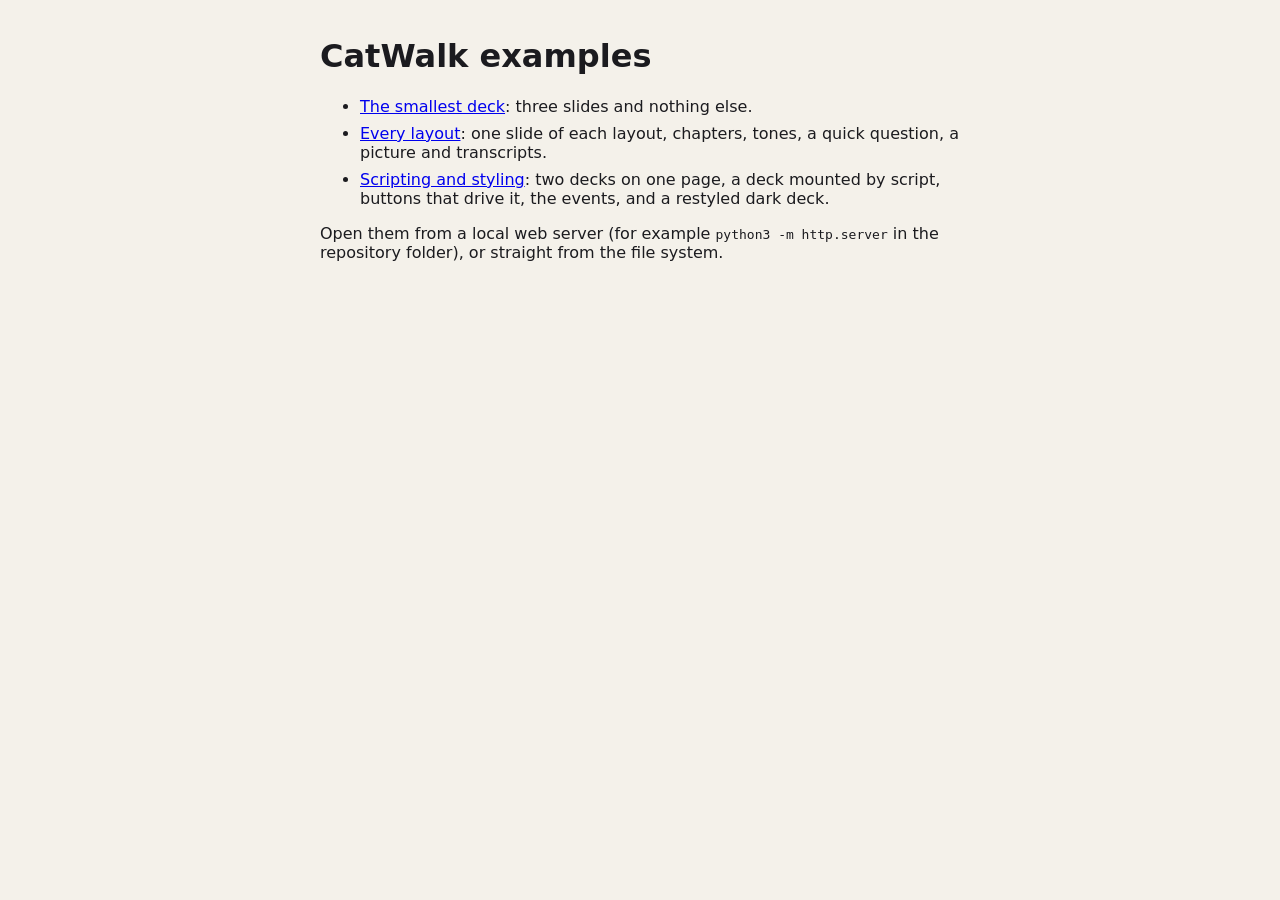
<file: examples/index.html>
<!doctype html>
<html lang="en">
<head>
  <meta charset="utf-8">
  <meta name="viewport" content="width=device-width, initial-scale=1">
  <title>CatWalk examples</title>
  <style>
    body { font-family: system-ui, sans-serif; margin: 0; padding: 1rem; background: #F4F1EA; color: #1B1B1F; }
    main { max-width: 40rem; margin: 0 auto; }
    li { margin: 0.5rem 0; }
  </style>
</head>
<body>
<main>
  <h1>CatWalk examples</h1>
  <ul>
    <li><a href="minimal.html">The smallest deck</a>: three slides and nothing else.</li>
    <li><a href="layouts.html">Every layout</a>: one slide of each layout, chapters, tones, a quick question, a picture and transcripts.</li>
    <li><a href="scripting.html">Scripting and styling</a>: two decks on one page, a deck mounted by script, buttons that drive it, the events, and a restyled dark deck.</li>
  </ul>
  <p>Open them from a local web server (for example <code>python3 -m http.server</code> in the repository folder),
    or straight from the file system.</p>
</main>
</body>
</html>
</file>
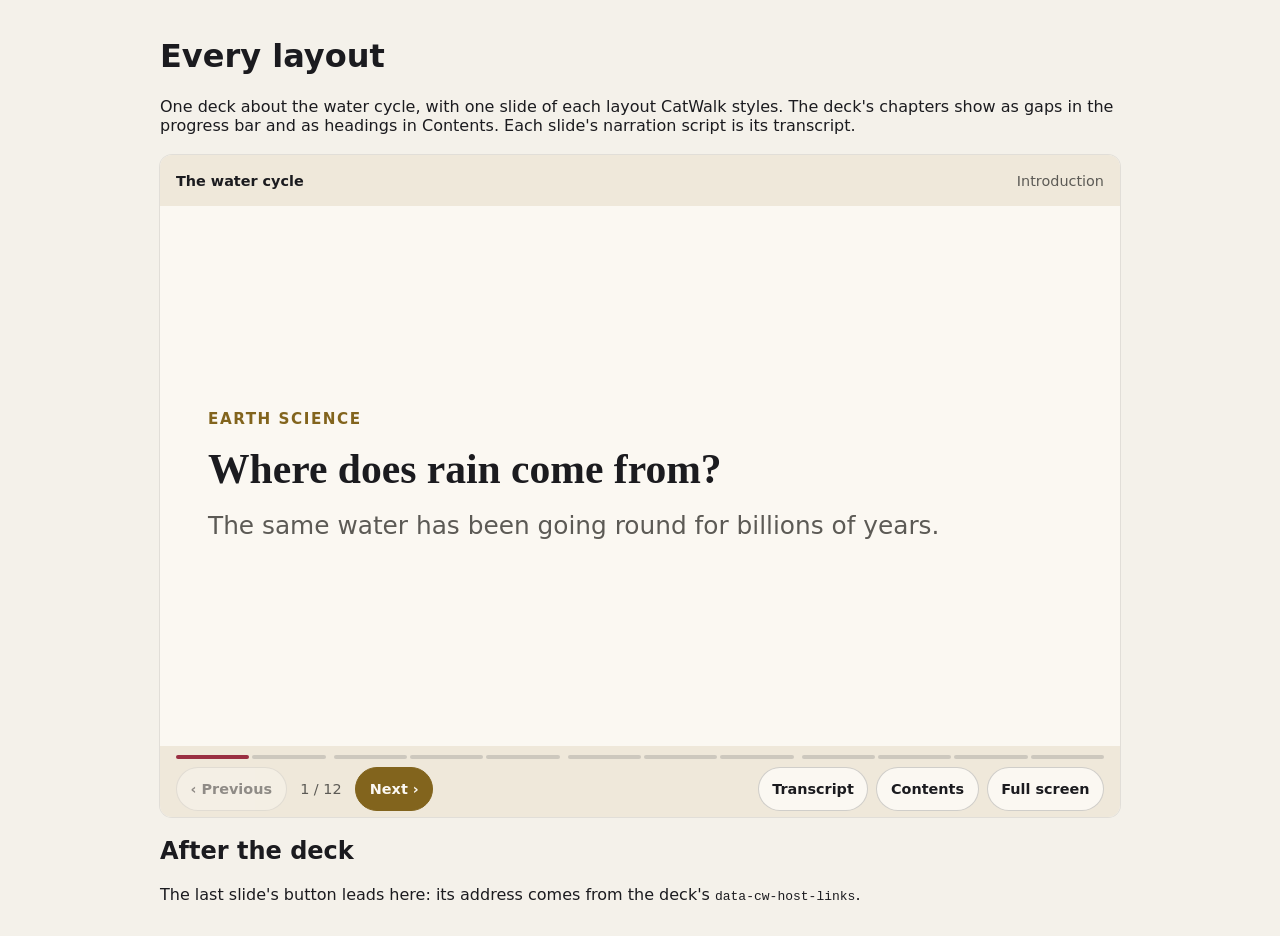
<file: examples/layouts.html>
<!doctype html>
<html lang="en">
<head>
  <meta charset="utf-8">
  <meta name="viewport" content="width=device-width, initial-scale=1">
  <title>CatWalk: every layout</title>
  <link rel="stylesheet" href="../catwalk.css">
  <style>
    body { font-family: system-ui, sans-serif; margin: 0; padding: 1rem; background: #F4F1EA; color: #1B1B1F; }
    main { max-width: 60rem; margin: 0 auto; }
  </style>
</head>
<body>
<main>
  <h1>Every layout</h1>
  <p>One deck about the water cycle, with one slide of each layout CatWalk styles. The deck's chapters show as gaps in
    the progress bar and as headings in Contents. Each slide's narration script is its transcript.</p>

  <div class="cw-deck" data-cw-key="water-cycle" data-cw-title="The water cycle" data-cw-host-links='{"continue": "#after-the-deck"}' lang="en">

    <section class="cw-slide" data-cw-layout="title" data-cw-title="Welcome" data-cw-chapter="Introduction">
      <p class="cw-kicker">Earth science</p>
      <h2>Where does rain come from?</h2>
      <p class="cw-sub">The same water has been going round for billions of years.</p>
      <aside class="cw-notes">Every drop of rain has fallen before. In the next few minutes we follow one drop all the way round.</aside>
    </section>

    <section class="cw-slide" data-cw-layout="statement" data-cw-title="The big idea" data-cw-tone="alt">
      <p class="cw-big">Water is never used up. It only moves and changes form.</p>
      <p class="cw-source">The idea at the heart of the water cycle</p>
      <aside class="cw-notes">Keep this one idea in mind: nothing is lost, it only moves.</aside>
    </section>

    <section class="cw-slide" data-cw-layout="points" data-cw-title="Four stages" data-cw-chapter="The cycle">
      <h2>The cycle has four stages</h2>
      <ol>
        <li class="cw-step">Evaporation: the sun warms water into vapour</li>
        <li class="cw-step">Condensation: the vapour cools into cloud droplets</li>
        <li class="cw-step">Precipitation: the droplets fall as rain, hail or snow</li>
        <li class="cw-step">Collection: the water gathers in seas, lakes and the ground</li>
      </ol>
      <aside class="cw-notes">Press Next to reveal each stage in turn.</aside>
    </section>

    <section class="cw-slide" data-cw-layout="compare" data-cw-title="Vapour or cloud">
      <h2>Vapour and cloud are not the same</h2>
      <div class="cw-cols">
        <div class="cw-col">
          <h3>Water vapour</h3>
          <ul>
            <li>A gas</li>
            <li>Invisible</li>
            <li>Always in the air around us</li>
          </ul>
        </div>
        <div class="cw-col">
          <h3>A cloud</h3>
          <p>Tiny drops of liquid water or ice crystals, floating because they are so small. That is why you can see it.</p>
        </div>
      </div>
    </section>

    <section class="cw-slide" id="slide-picture" data-cw-layout="picture" data-cw-title="The cycle drawn">
      <h2>The whole cycle in one picture</h2>
      <figure class="cw-figure">
        <div class="cw-svg" role="img" aria-label="The sun warms the sea, vapour rises into a cloud, rain falls on a hill and runs back to the sea.">
          <svg xmlns="http://www.w3.org/2000/svg" viewBox="0 0 640 300">
            <rect width="640" height="300" fill="#DCEBF5"/>
            <circle cx="90" cy="70" r="38" fill="#F2B632"/>
            <path d="M0 240 Q160 220 320 240 L320 300 L0 300 Z" fill="#2E6FA3"/>
            <path d="M300 300 L430 170 L560 300 Z" fill="#6E8B4E"/>
            <g fill="#FFFFFF"><circle cx="400" cy="80" r="30"/><circle cx="440" cy="70" r="38"/><circle cx="485" cy="82" r="28"/></g>
            <g stroke="#2E6FA3" stroke-width="3" stroke-linecap="round"><path d="M420 130 L410 150"/><path d="M445 130 L435 150"/><path d="M470 130 L460 150"/></g>
            <g fill="none" stroke="#B4632A" stroke-width="3" stroke-dasharray="6 6"><path d="M160 225 Q250 150 370 95"/><path d="M480 250 Q400 280 330 250"/></g>
            <g font-family="sans-serif" font-size="16" fill="#1B1B1F"><text x="170" y="180">evaporation</text><text x="430" y="40">condensation</text><text x="495" y="145">rain</text><text x="350" y="285">runs back</text></g>
          </svg>
        </div>
        <figcaption>The sun lifts water from the sea, and gravity brings it back.</figcaption>
      </figure>
    </section>

    <section class="cw-slide" data-cw-layout="number" data-cw-title="A striking figure" data-cw-chapter="Some numbers">
      <p class="cw-big">97%</p>
      <p class="cw-label">of the Earth's water is salty sea water. Most of the fresh water is frozen in ice caps and glaciers.</p>
      <p class="cw-source">Approximate share of all water on Earth</p>
    </section>

    <section class="cw-slide" data-cw-layout="timeline" data-cw-title="A drop's journey">
      <h2>One drop's journey</h2>
      <ol class="cw-timeline">
        <li class="cw-step"><b class="cw-when">Morning</b> Sun warms the sea and the drop evaporates</li>
        <li class="cw-step"><b class="cw-when">Afternoon</b> It rises, cools and joins a cloud</li>
        <li class="cw-step"><b class="cw-when">Evening</b> It falls as rain on a hillside</li>
        <li class="cw-step"><b class="cw-when">Weeks later</b> A river carries it back to the sea</li>
      </ol>
    </section>

    <section class="cw-slide" data-cw-layout="steps" data-cw-title="Try it at home">
      <h2>Make a cloud in a jar</h2>
      <ol class="cw-steps">
        <li class="cw-step">Pour a little hot water into a glass jar</li>
        <li class="cw-step">Put a plate of ice on top of the jar</li>
        <li class="cw-step">Watch the warm, damp air cool under the ice</li>
        <li class="cw-step">See droplets form a small cloud inside</li>
      </ol>
    </section>

    <section class="cw-slide" data-cw-layout="case" data-cw-title="A puzzle" data-cw-chapter="Check yourself">
      <h2>The cold glass</h2>
      <div class="cw-facts"><p>On a hot day you take a glass of iced water outside. Within minutes the outside of the glass is wet, though none spilled.</p></div>
      <p class="cw-question">Where did the water on the glass come from?</p>
      <div class="cw-outcome cw-step"><p>From the air. The cold glass cooled the vapour around it until it condensed, the same step that makes clouds.</p></div>
      <aside class="cw-notes">Think about it before you press Next. The answer appears on this slide.</aside>
    </section>

    <section class="cw-slide" data-cw-layout="check" data-cw-title="A quick question">
      <h2>Which stage turns vapour into cloud droplets?</h2>
      <ol class="cw-options" data-cw-answer="1">
        <li>Evaporation</li>
        <li>Condensation</li>
        <li>Precipitation</li>
      </ol>
      <details class="cw-explain">
        <summary>Show the answer</summary>
        <p>Condensation. As vapour rises it cools, and cooler air holds less vapour, so it condenses into droplets.</p>
      </details>
    </section>

    <section class="cw-slide" data-cw-layout="cta" data-cw-title="Go further" data-cw-tone="accent">
      <h2>Want to see it again?</h2>
      <p>Jump back to the picture of the whole cycle, or carry on reading below.</p>
      <p class="cw-actions">
        <a class="cw-action" data-cw-action="goto" data-cw-target="slide-picture" href="#slide-picture">See the picture again</a>
      </p>
    </section>

    <section class="cw-slide" data-cw-layout="next" data-cw-title="Up next">
      <h2>Now read on</h2>
      <p>Below the deck, the next part of the page explains why some places get more rain than others.</p>
      <a class="cw-action" data-cw-action="continue" href="#">Carry on reading</a>
    </section>
  </div>

  <h2 id="after-the-deck">After the deck</h2>
  <p>The last slide's button leads here: its address comes from the deck's <code>data-cw-host-links</code>.</p>
</main>
<script src="../catwalk.js"></script>
</body>
</html>
</file>
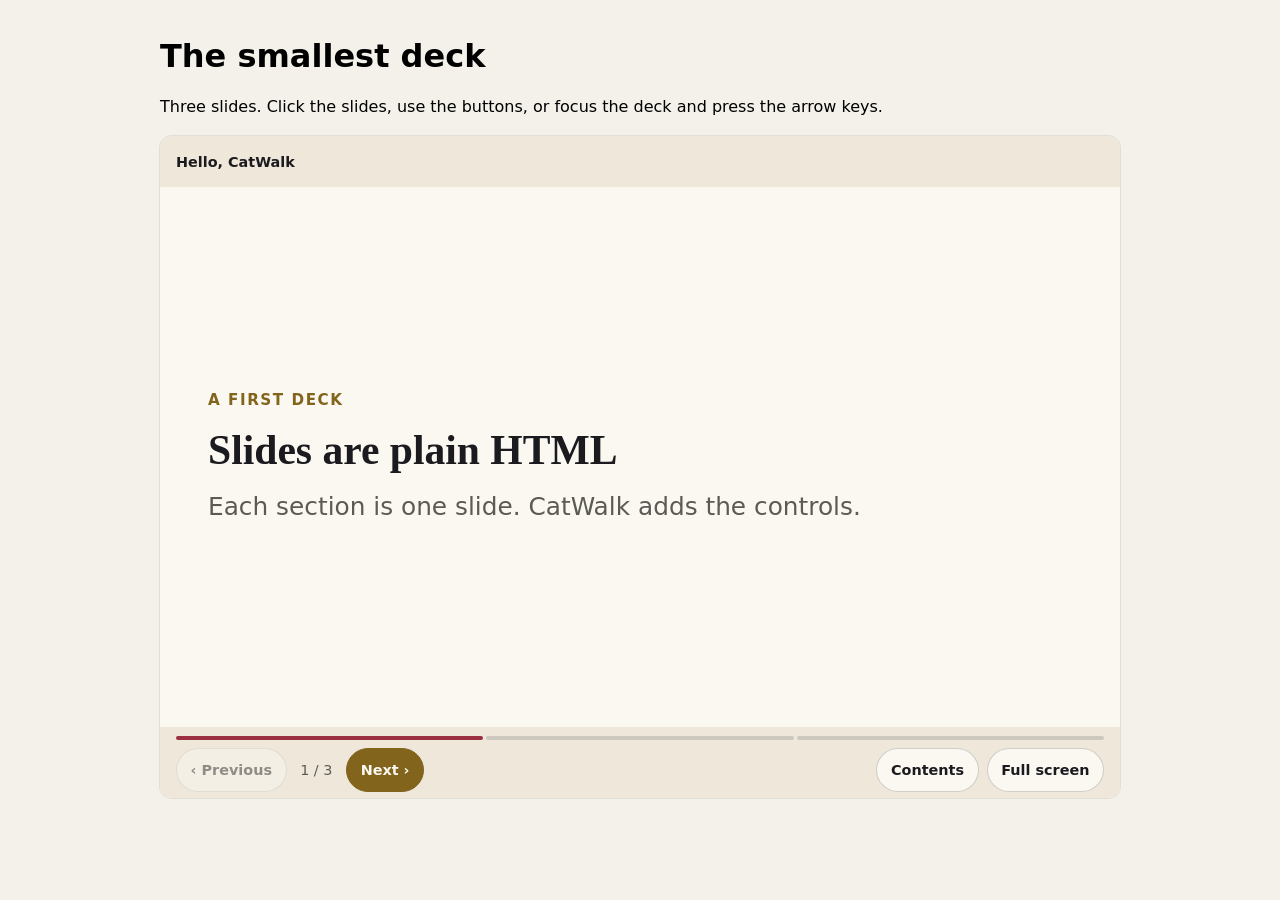
<file: examples/minimal.html>
<!doctype html>
<html lang="en">
<head>
  <meta charset="utf-8">
  <meta name="viewport" content="width=device-width, initial-scale=1">
  <title>CatWalk: the smallest deck</title>
  <link rel="stylesheet" href="../catwalk.css">
  <style>
    body { font-family: system-ui, sans-serif; margin: 0; padding: 1rem; background: #F4F1EA; }
    main { max-width: 60rem; margin: 0 auto; }
  </style>
</head>
<body>
<main>
  <h1>The smallest deck</h1>
  <p>Three slides. Click the slides, use the buttons, or focus the deck and press the arrow keys.</p>

  <div class="cw-deck" data-cw-title="Hello, CatWalk">
    <section class="cw-slide" data-cw-title="Welcome">
      <p class="cw-kicker">A first deck</p>
      <h2>Slides are plain HTML</h2>
      <p class="cw-sub">Each section is one slide. CatWalk adds the controls.</p>
    </section>

    <section class="cw-slide" data-cw-title="Points that build">
      <h2>Next reveals one point at a time</h2>
      <ul>
        <li class="cw-step">Give a list item the class cw-step</li>
        <li class="cw-step">Each press of Next shows the next one</li>
        <li class="cw-step">After the last, Next moves to the next slide</li>
      </ul>
    </section>

    <section class="cw-slide" data-cw-title="The end">
      <h2>That is all it takes</h2>
      <p>Without JavaScript the same page shows every slide in order.</p>
    </section>
  </div>
</main>
<script src="../catwalk.js"></script>
</body>
</html>
</file>
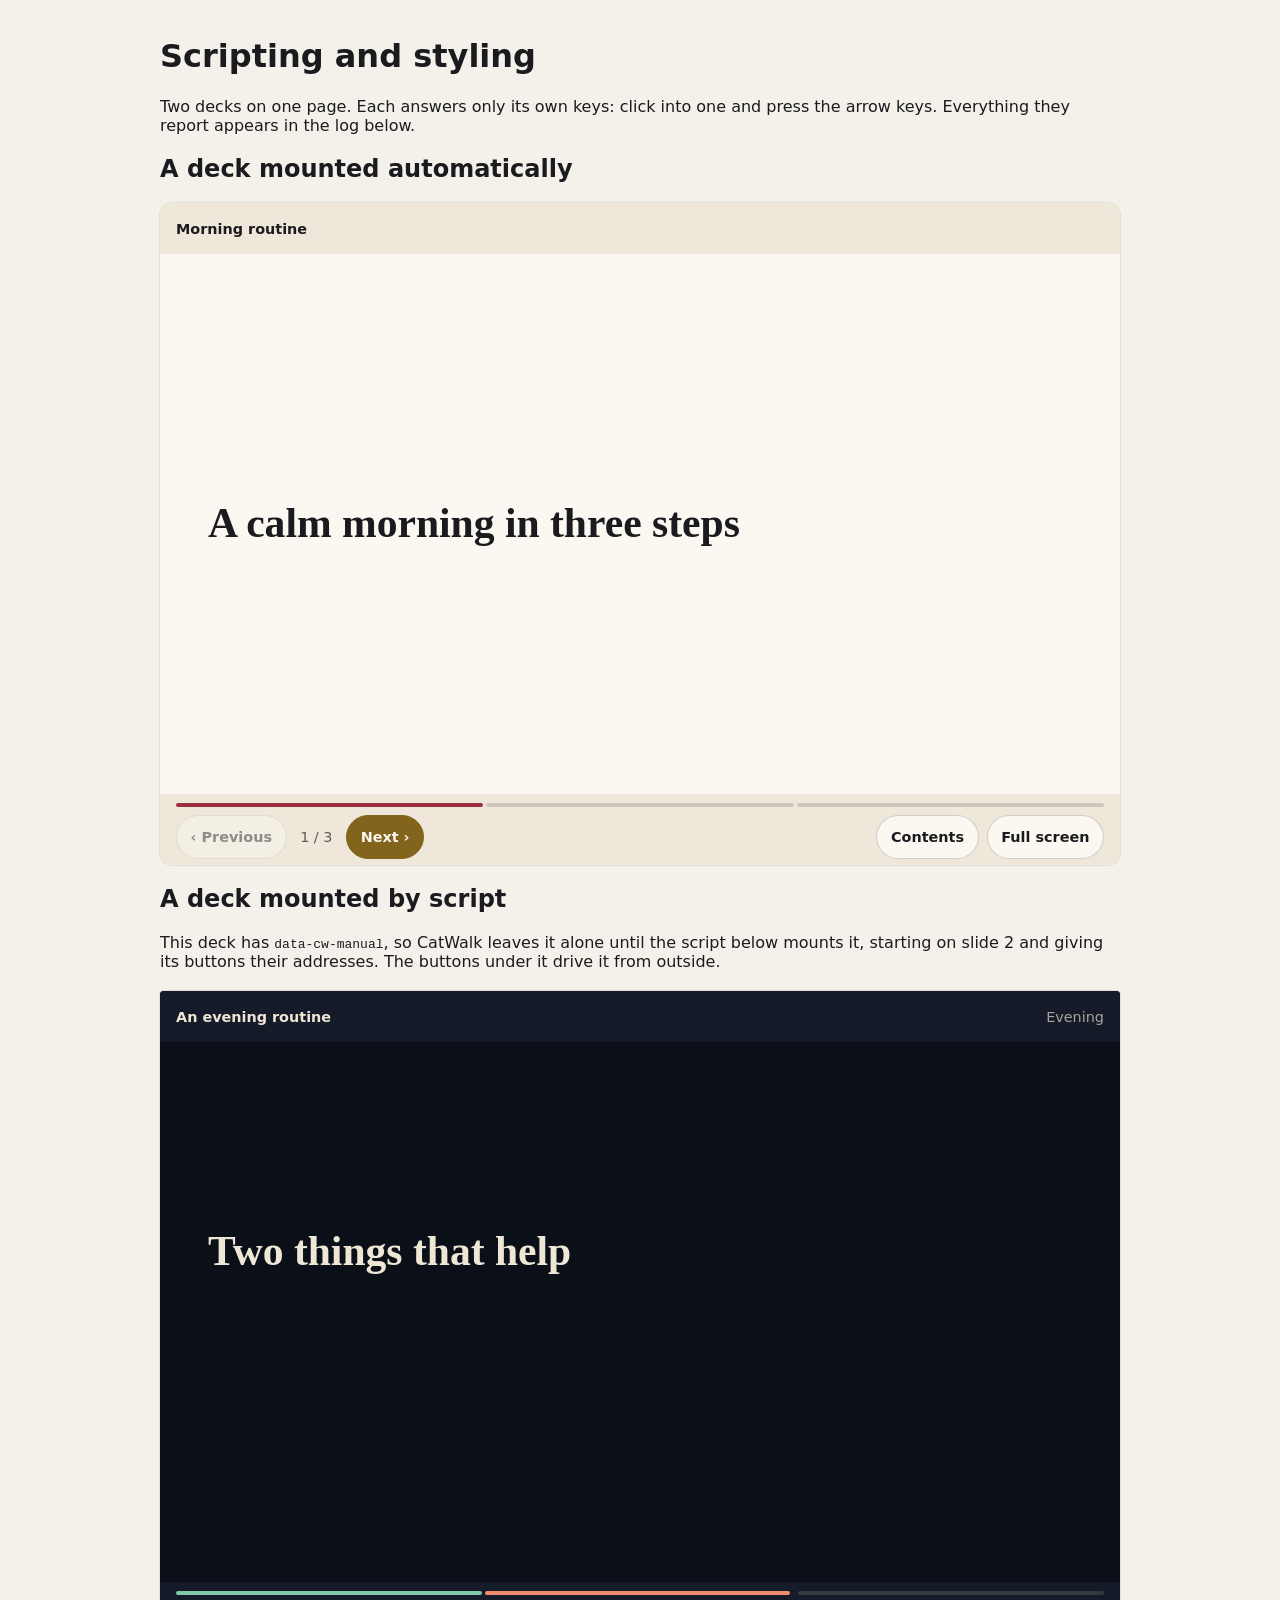
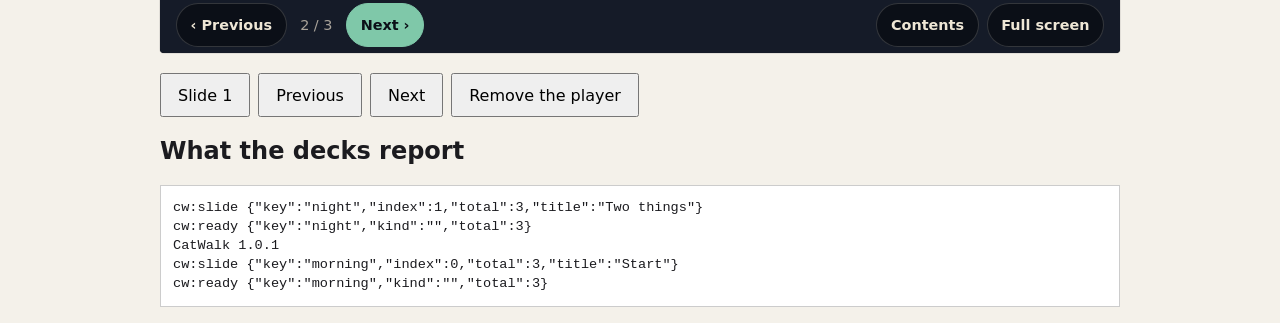
<file: examples/scripting.html>
<!doctype html>
<html lang="en">
<head>
  <meta charset="utf-8">
  <meta name="viewport" content="width=device-width, initial-scale=1">
  <title>CatWalk: scripting and styling</title>
  <link rel="stylesheet" href="../catwalk.css">
  <style>
    body { font-family: system-ui, sans-serif; margin: 0; padding: 1rem; background: #F4F1EA; color: #1B1B1F; }
    main { max-width: 60rem; margin: 0 auto; }
    .controls { display: flex; flex-wrap: wrap; gap: 0.5rem; margin: 0.5rem 0 1rem; }
    .controls button { min-height: 44px; padding: 0 1rem; font: inherit; cursor: pointer; }
    #log { background: #FFFFFF; border: 1px solid #CCCCCC; padding: 0.75rem; min-height: 6rem; max-height: 14rem; overflow-y: auto; font: 0.85rem/1.4 ui-monospace, monospace; white-space: pre-wrap; }

    /* A deck restyled with the custom properties: the built-in dark theme, with its own accent and type. */
    #night {
      --cw-accent: #7FC8A9;
      --cw-accent-2: #F28C6B;
      --cw-font-display: Georgia, "Times New Roman", serif;
      --cw-radius: 4px;
    }
  </style>
</head>
<body>
<main>
  <h1>Scripting and styling</h1>
  <p>Two decks on one page. Each answers only its own keys: click into one and press the arrow keys. Everything they
    report appears in the log below.</p>

  <h2>A deck mounted automatically</h2>
  <div class="cw-deck" data-cw-key="morning" data-cw-title="Morning routine">
    <section class="cw-slide" data-cw-title="Start">
      <h2>A calm morning in three steps</h2>
    </section>
    <section class="cw-slide" data-cw-title="The steps">
      <h2>Do these in order</h2>
      <ol class="cw-steps">
        <li class="cw-step">Open the curtains</li>
        <li class="cw-step">Drink a glass of water</li>
        <li class="cw-step">Write the day's one important task</li>
      </ol>
    </section>
    <section class="cw-slide" data-cw-title="A question">
      <h2>Which comes first?</h2>
      <ol class="cw-options" data-cw-answer="0">
        <li>Open the curtains</li>
        <li>Write the task</li>
      </ol>
      <details class="cw-explain"><summary>Show the answer</summary><p>Daylight first: it helps you wake up.</p></details>
    </section>
  </div>

  <h2>A deck mounted by script</h2>
  <p>This deck has <code>data-cw-manual</code>, so CatWalk leaves it alone until the script below mounts it, starting on
    slide 2 and giving its buttons their addresses. The buttons under it drive it from outside.</p>
  <div class="cw-deck" id="night" data-cw-manual data-cw-key="night" data-cw-title="An evening routine" data-cw-theme="dark">
    <section class="cw-slide" data-cw-title="Start" data-cw-chapter="Evening">
      <p class="cw-kicker">Part one</p>
      <h2>Wind down before bed</h2>
    </section>
    <section class="cw-slide" data-cw-title="Two things">
      <h2>Two things that help</h2>
      <ul>
        <li class="cw-step" data-cw-step="1">Dim the lights an hour before bed</li>
        <li class="cw-step" data-cw-step="1">Put the phone in another room</li>
        <li class="cw-step" data-cw-step="2">Both at once: these two appear together, then this one</li>
      </ul>
    </section>
    <section class="cw-slide" data-cw-title="Finish" data-cw-chapter="Next steps" data-cw-tone="alt">
      <h2>Ready for tomorrow?</h2>
      <p>The buttons' addresses come from the script.</p>
      <p class="cw-actions">
        <a class="cw-action" data-cw-action="plan" href="#">Plan tomorrow</a>
        <a class="cw-action" data-cw-action="help" href="#">Read the help</a>
      </p>
    </section>
  </div>
  <div class="controls">
    <button type="button" id="first">Slide 1</button>
    <button type="button" id="back">Previous</button>
    <button type="button" id="forward">Next</button>
    <button type="button" id="remove">Remove the player</button>
  </div>

  <h2>What the decks report</h2>
  <div id="log" aria-live="polite"></div>
</main>
<script src="../catwalk.js"></script>
<script>
  var log = document.getElementById('log');
  function write(line) { log.textContent += line + '\n'; log.scrollTop = log.scrollHeight; }

  // Every event bubbles, so one listener on the document hears every deck.
  ['cw:ready', 'cw:slide', 'cw:check', 'cw:action', 'cw:complete'].forEach(function (name) {
    document.addEventListener(name, function (event) { write(name + ' ' + JSON.stringify(event.detail)); });
  });

  // Mount the manual deck: start on slide 2, and give its action buttons their addresses.
  var night = Catwalk.mount(document.getElementById('night'), {
    startAt: 2,
    links: {plan: '#first', help: 'https://github.com/rrcatto/catwalk#readme'}
  });

  document.getElementById('first').addEventListener('click', function () { night.go(1); });
  document.getElementById('back').addEventListener('click', function () { night.prev(); });
  document.getElementById('forward').addEventListener('click', function () { night.next(); });
  document.getElementById('remove').addEventListener('click', function () {
    night.destroy();
    document.querySelectorAll('.controls button').forEach(function (b) { b.disabled = true; });
    write('destroyed: the deck is a plain page again');
  });

  write('CatWalk ' + Catwalk.version);
</script>
</body>
</html>
</file>
<file: catwalk.css>
/* CatWalk 1.0.1, a small presentation engine for the web. https://github.com/rrcatto/catwalk, MIT License.
   Plays a div.cw-deck of section.cw-slide elements, phone first: the deck reflows to its box and its text scales with
   it (container query units). Without JavaScript, and in print, every slide shows in order with all its steps, a
   readable page. A deck's look comes from the --cw- custom properties below, which a page may override. */

.cw-deck {
  --cw-bg: #FBF8F2;
  --cw-bg-alt: #F2ECE0;
  --cw-ink: #1B1B1F;
  --cw-muted: #5C5A55;
  --cw-accent: #82641D;
  --cw-accent-2: #9A2F42;
  --cw-good: #2E7A4A;
  --cw-bar: #EFE8DA;
  --cw-font-display: "Libre Caslon Text", Georgia, "Times New Roman", serif;
  --cw-font-body: "Libre Franklin", system-ui, -apple-system, "Segoe UI", sans-serif;
  --cw-radius: 12px;
  /* The deck's own colours, kept for a slide on the accent background, which swaps them. */
  --cw-deck-bg: var(--cw-bg);
  --cw-deck-ink: var(--cw-ink);
  --cw-deck-accent: var(--cw-accent);
  position: relative;
  container-type: inline-size;
  container-name: cw;
  margin: 1.25rem 0;
  border-radius: var(--cw-radius);
  background: var(--cw-bg);
  color: var(--cw-ink);
  font-family: var(--cw-font-body);
  line-height: 1.4;
  overflow: hidden;
  box-shadow: 0 0 0 1px rgb(0 0 0 / 8%);
}
.cw-deck[data-cw-theme="dark"] {
  --cw-bg: #0B0F17;
  --cw-bg-alt: #121826;
  --cw-ink: #EFE7D6;
  --cw-muted: #A9A39A;
  --cw-accent: #C9A04A;
  --cw-accent-2: #E0788A;
  --cw-good: #6CC08A;
  --cw-bar: #151B28;
}
.cw-deck:focus-visible { outline: 3px solid var(--cw-accent); outline-offset: 3px; }

/* ---------- A slide, as a page (no JavaScript, print) and on the runway ---------- */
.cw-slide {
  box-sizing: border-box;
  padding: clamp(1.25rem, 5cqi, 3.5rem);
  display: flex;
  flex-direction: column;
  /* Centred, but a slide fuller than its box starts at its top, so nothing above can be cut off. */
  justify-content: safe center;
  gap: clamp(0.5rem, 1.6cqi, 1.1rem);
  background: var(--cw-bg);
  min-width: 0;
}
.cw-slide[data-cw-tone="alt"] { background: var(--cw-bg-alt); }
/* On the accent background the deck's colours swap, so that everything a layout draws stays readable: what was ink, muted
   or accent is the deck's page colour, and what was the page is the accent. A box on it, a case's outcome or a question's
   option, keeps the deck's own page and ink. */
.cw-slide[data-cw-tone="accent"] {
  --cw-bg: var(--cw-deck-accent);
  --cw-ink: var(--cw-deck-bg);
  --cw-muted: var(--cw-deck-bg);
  --cw-accent: var(--cw-deck-bg);
  background: var(--cw-bg);
  color: var(--cw-ink);
}
.cw-slide[data-cw-tone="accent"] .cw-outcome,
.cw-slide[data-cw-tone="accent"] .cw-choice {
  --cw-bg: var(--cw-deck-bg);
  --cw-bg-alt: var(--cw-deck-bg);
  --cw-ink: var(--cw-deck-ink);
  color: var(--cw-ink);
}
.cw-deck:not(.cw-ready) .cw-slide + .cw-slide { border-top: 1px solid rgb(127 127 127 / 25%); }
.cw-slide > * { margin: 0; max-width: 62ch; }
.cw-slide h2 {
  font-family: var(--cw-font-display);
  font-size: clamp(1.35rem, 4.4cqi, 2.6rem);
  line-height: 1.15;
  font-weight: 600;
  text-wrap: balance;
  color: inherit;
}
.cw-slide h3 { font-size: clamp(1rem, 2.4cqi, 1.3rem); margin: 0 0 0.4rem; color: inherit; }
.cw-slide p,
.cw-slide li { font-size: clamp(1rem, 2.4cqi, 1.35rem); }
.cw-kicker { text-transform: uppercase; letter-spacing: 0.1em; font-size: clamp(0.75rem, 1.6cqi, 0.95rem) !important; color: var(--cw-accent); font-weight: 600; }
.cw-sub { color: var(--cw-muted); font-size: clamp(1.05rem, 2.8cqi, 1.55rem) !important; }
.cw-big { font-family: var(--cw-font-display); font-size: clamp(1.6rem, 6.4cqi, 4rem) !important; line-height: 1.1; text-wrap: balance; }
.cw-slide[data-cw-layout="statement"] .cw-big { font-size: clamp(1.35rem, 4.6cqi, 2.8rem) !important; }
.cw-label { color: var(--cw-muted); }
.cw-source { color: var(--cw-muted); font-size: clamp(0.8rem, 1.8cqi, 1rem) !important; }
.cw-slide ul,
.cw-slide ol { padding-left: 1.3em; display: flex; flex-direction: column; gap: 0.45em; }
.cw-slide ul li::marker { color: var(--cw-accent); }
.cw-cols { display: grid; grid-template-columns: repeat(auto-fit, minmax(min(100%, 14rem), 1fr)); gap: clamp(0.75rem, 3cqi, 2rem); max-width: none !important; }
.cw-col { border-top: 3px solid var(--cw-accent); padding-top: 0.6rem; min-width: 0; }
.cw-figure { margin: 0; display: flex; flex-direction: column; gap: 0.5rem; max-width: none !important; }
.cw-figure img,
.cw-figure .cw-svg svg { max-width: 100%; max-height: 55cqi; height: auto; display: block; margin: 0 auto; }
.cw-figure figcaption { color: var(--cw-muted); font-size: clamp(0.85rem, 1.9cqi, 1.05rem); text-align: center; }
.cw-timeline { list-style: none; padding-left: 0 !important; border-left: 3px solid var(--cw-accent); }
.cw-timeline li { padding-left: 1rem; position: relative; }
.cw-when { display: block; color: var(--cw-accent); font-weight: 700; }
.cw-steps { counter-reset: cwstep; list-style: none; padding-left: 0 !important; }
.cw-steps li { counter-increment: cwstep; display: grid; grid-template-columns: 2em 1fr; gap: 0.6em; align-items: start; }
.cw-steps li::before { content: counter(cwstep); width: 1.7em; height: 1.7em; border-radius: 50%; display: grid; place-items: center; background: var(--cw-accent); color: var(--cw-bg); font-weight: 700; font-size: 0.85em; }
.cw-facts { border-left: 3px solid var(--cw-muted); padding-left: 0.9rem; }
.cw-question { font-weight: 600; }
.cw-outcome { background: var(--cw-bg-alt); border-radius: calc(var(--cw-radius) / 2); padding: 0.75rem 1rem; }
.cw-slide[data-cw-tone="alt"] .cw-outcome { background: var(--cw-bg); }
.cw-options { padding-left: 1.4em; }
.cw-explain summary { cursor: pointer; color: var(--cw-accent); font-weight: 600; font-size: clamp(0.95rem, 2cqi, 1.1rem); }
.cw-explain p { margin-top: 0.5rem; }
.cw-actions { display: flex; flex-wrap: wrap; gap: 0.75rem; }
.cw-action {
  display: inline-flex; align-items: center; justify-content: center; min-height: 44px; padding: 0.55rem 1.3rem;
  border-radius: 999px; background: var(--cw-accent); color: var(--cw-bg) !important; font-weight: 700; text-decoration: none !important;
  align-self: flex-start; font-size: clamp(0.95rem, 2cqi, 1.1rem);
}
.cw-action:hover { filter: brightness(1.08); }
.cw-action:focus-visible { outline: 3px solid var(--cw-ink); outline-offset: 3px; }
.cw-notes { display: none; }
.cw-deck:not(.cw-ready) .cw-notes { display: block; color: var(--cw-muted); font-size: 0.9rem; border-top: 1px dashed rgb(127 127 127 / 40%); padding-top: 0.5rem; }

/* ---------- The player (JavaScript) ---------- */
.cw-ready { display: flex; flex-direction: column; }
.cw-ready .cw-viewport { position: relative; display: grid; aspect-ratio: 16 / 9; min-height: 0; }
.cw-ready .cw-slide {
  grid-area: 1 / 1;
  visibility: hidden;
  opacity: 0;
  transform: translateY(12px);
  transition: opacity 350ms ease, transform 350ms ease, visibility 0s linear 350ms;
  overflow-y: auto;
  cursor: pointer;
}
.cw-ready .cw-slide.cw-current { visibility: visible; opacity: 1; transform: none; transition: opacity 350ms ease, transform 350ms ease, visibility 0s; }
.cw-ready .cw-step { transition: opacity 250ms ease; }
/* A slide fuller than its frame shrinks to fit (the player sets --cw-fit). */
.cw-ready .cw-slide > * { zoom: var(--cw-fit, 1); }
/* In the player a picture takes the room its slide has left under the heading and above the caption, with a narrow
   margin so that words in a drawing stay big enough to read. A picture alone fills its slide. */
.cw-ready .cw-slide[data-cw-layout="picture"] { padding: clamp(0.4rem, 1.6cqi, 1rem); }
.cw-ready .cw-slide[data-cw-layout="picture"]:not(:has(> h2)):not(:has(figcaption)) { padding: 0; }
.cw-deck[data-cw-theme="dark"] .cw-slide[data-cw-layout="picture"]:not(:has(> h2)):not(:has(figcaption)) { background: #000000; }
.cw-ready .cw-slide[data-cw-layout="picture"] .cw-figure { flex: 1 1 auto; min-height: 0; }
.cw-ready .cw-slide[data-cw-layout="picture"] .cw-svg { flex: 1 1 auto; min-height: 0; display: flex; }
.cw-ready .cw-slide[data-cw-layout="picture"] .cw-svg svg { width: 100%; height: 100%; max-height: none; }
.cw-ready .cw-slide[data-cw-layout="picture"] .cw-figure img { flex: 1 1 auto; min-height: 0; width: 100%; height: 100%; max-height: none; object-fit: contain; }
.cw-ready .cw-step.cw-step-hidden { opacity: 0; visibility: hidden; }
.cw-ready .cw-slide a,
.cw-ready .cw-slide button,
.cw-ready .cw-slide summary { cursor: pointer; }
@container cw (max-width: 34rem) {
  .cw-ready .cw-viewport { aspect-ratio: auto; min-height: 60svh; max-height: 85svh; }
  /* On a phone the slide grows to fit, so a picture is sized by its width, not stretched to the box. */
  .cw-ready .cw-slide[data-cw-layout="picture"] .cw-figure,
  .cw-ready .cw-slide[data-cw-layout="picture"] .cw-svg { flex: 0 1 auto; }
  .cw-ready .cw-slide[data-cw-layout="picture"] .cw-svg svg,
  .cw-ready .cw-slide[data-cw-layout="picture"] .cw-figure img { height: auto; }
}
.cw-bar { display: flex; align-items: center; gap: 0.5rem; padding: 0.4rem clamp(0.5rem, 2cqi, 1rem); background: var(--cw-bar); color: var(--cw-ink); font-size: 0.9rem; }
.cw-bar-top { justify-content: space-between; min-height: 2.4rem; }
.cw-bar-title { font-weight: 600; overflow: hidden; text-overflow: ellipsis; white-space: nowrap; min-width: 0; }
.cw-bar-chapter { color: var(--cw-muted); white-space: nowrap; }
.cw-bar-bottom { flex-wrap: wrap; }
.cw-progress { display: flex; gap: 3px; flex: 1 1 100%; order: -1; padding-top: 0.15rem; }
.cw-progress span { flex: 1; height: 4px; border-radius: 2px; background: rgb(127 127 127 / 30%); }
.cw-progress span.cw-chapter-start { margin-left: 5px; }
.cw-progress span.cw-done { background: var(--cw-accent); }
.cw-progress span.cw-here { background: var(--cw-accent-2); }
.cw-btn {
  min-width: 44px; min-height: 44px; padding: 0 0.85rem; border: 1px solid rgb(127 127 127 / 35%); border-radius: 999px;
  background: var(--cw-bg); color: var(--cw-ink); font: inherit; font-weight: 600; cursor: pointer; display: inline-flex; align-items: center; justify-content: center; gap: 0.35rem;
}
.cw-btn:hover { border-color: var(--cw-accent); }
.cw-btn:focus-visible { outline: 3px solid var(--cw-accent); outline-offset: 2px; }
.cw-btn[disabled] { opacity: 0.45; cursor: default; }
.cw-btn[aria-pressed="true"] { background: var(--cw-accent); color: var(--cw-bg); border-color: var(--cw-accent); }
.cw-btn-primary { background: var(--cw-accent); color: var(--cw-bg); border-color: var(--cw-accent); }
.cw-counter { font-variant-numeric: tabular-nums; color: var(--cw-muted); padding: 0 0.35rem; }
.cw-spacer { flex: 1; }
.cw-live { position: absolute; width: 1px; height: 1px; margin: -1px; overflow: hidden; clip: rect(0 0 0 0); white-space: nowrap; }
.cw-contents {
  position: absolute; inset: 2.4rem 0 auto auto; width: min(22rem, 100%); max-height: calc(100% - 6rem); overflow-y: auto; z-index: 3;
  background: var(--cw-bg); color: var(--cw-ink); border: 1px solid rgb(127 127 127 / 35%); border-radius: var(--cw-radius); padding: 0.75rem; box-shadow: 0 8px 30px rgb(0 0 0 / 25%);
}
.cw-contents h3 { margin: 0 0 0.5rem; font-size: 1rem; color: inherit; }
.cw-contents ol { list-style: none; margin: 0; padding: 0; display: flex; flex-direction: column; gap: 2px; }
.cw-contents button { width: 100%; text-align: left; min-height: 40px; border: 0; border-radius: 8px; background: transparent; color: inherit; font: inherit; padding: 0.35rem 0.6rem; cursor: pointer; }
.cw-contents button:hover,
.cw-contents button[aria-current="true"] { background: var(--cw-bg-alt); }
.cw-contents button:focus-visible { outline: 3px solid var(--cw-accent); outline-offset: -3px; }
.cw-contents .cw-contents-chapter { color: var(--cw-muted); font-size: 0.8rem; text-transform: uppercase; letter-spacing: 0.08em; margin-top: 0.4rem; padding: 0 0.6rem; }
.cw-transcript { padding: 0.6rem clamp(0.75rem, 2cqi, 1.2rem); background: var(--cw-bg-alt); color: var(--cw-ink); font-size: 0.95rem; border-top: 1px solid rgb(127 127 127 / 25%); }
.cw-transcript:empty { display: none; }

/* A quick question: the options become buttons, and the explanation opens once one is chosen. */
.cw-options.cw-choices { list-style: none; padding-left: 0 !important; }
.cw-choice {
  width: 100%; text-align: left; min-height: 44px; padding: 0.6rem 0.9rem; border-radius: calc(var(--cw-radius) / 1.5);
  border: 2px solid rgb(127 127 127 / 35%); background: var(--cw-bg); color: var(--cw-ink); font: inherit; font-size: clamp(1rem, 2.3cqi, 1.25rem); cursor: pointer;
}
.cw-choice:hover:not([disabled]) { border-color: var(--cw-accent); }
.cw-choice:focus-visible { outline: 3px solid var(--cw-accent); outline-offset: 2px; }
.cw-choice[disabled] { cursor: default; }
.cw-choice.cw-right { border-color: var(--cw-good); background: color-mix(in srgb, var(--cw-good) 14%, var(--cw-bg)); }
.cw-choice.cw-wrong { border-color: var(--cw-accent-2); background: color-mix(in srgb, var(--cw-accent-2) 12%, var(--cw-bg)); }
.cw-choice .cw-mark { font-weight: 700; margin-left: 0.4rem; }
.cw-explain.cw-explain-locked summary { display: none; }
.cw-explain.cw-explain-locked:not([open]) { display: none; }

/* Full screen, and the whole window where the browser has no full screen (iPhone). */
.cw-deck:fullscreen { margin: 0; border-radius: 0; display: flex; flex-direction: column; justify-content: center; }
.cw-deck:fullscreen .cw-viewport { flex: 1; aspect-ratio: auto; }
.cw-deck.cw-expanded { position: fixed; inset: 0; z-index: 1000; margin: 0; border-radius: 0; padding: env(safe-area-inset-top, 0px) env(safe-area-inset-right, 0px) env(safe-area-inset-bottom, 0px) env(safe-area-inset-left, 0px); }
.cw-deck.cw-expanded .cw-viewport { flex: 1; aspect-ratio: auto; max-height: none; }

@media (prefers-reduced-motion: reduce) {
  .cw-ready .cw-slide,
  .cw-ready .cw-slide.cw-current,
  .cw-ready .cw-step { transition: none; transform: none; }
}

@media print {
  .cw-deck { box-shadow: none; border: 1px solid #999999; break-inside: auto; }
  .cw-ready .cw-viewport { display: block; aspect-ratio: auto; }
  .cw-ready .cw-slide { visibility: visible; opacity: 1; transform: none; break-inside: avoid; border-top: 1px solid #CCCCCC; }
  .cw-ready .cw-step.cw-step-hidden { visibility: visible; opacity: 1; }
  .cw-bar, .cw-contents, .cw-transcript { display: none !important; }
}
</file>
